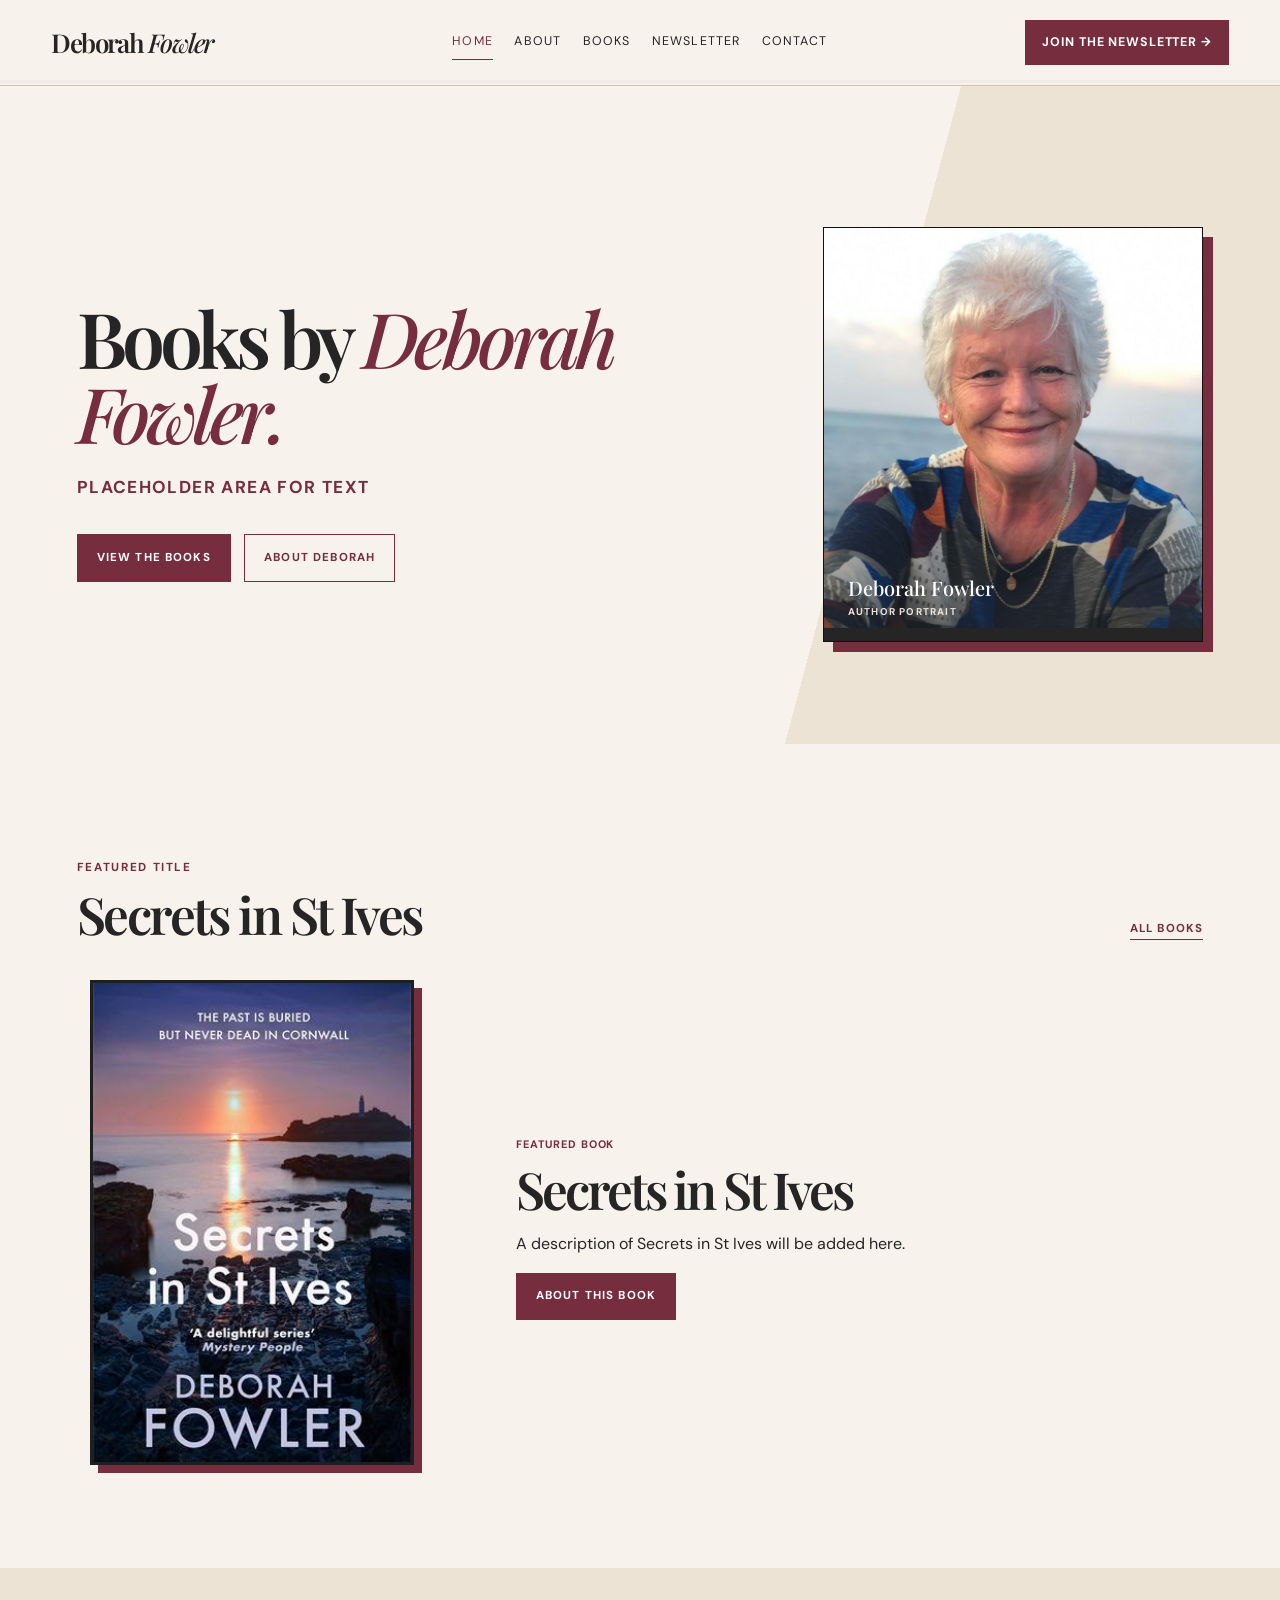
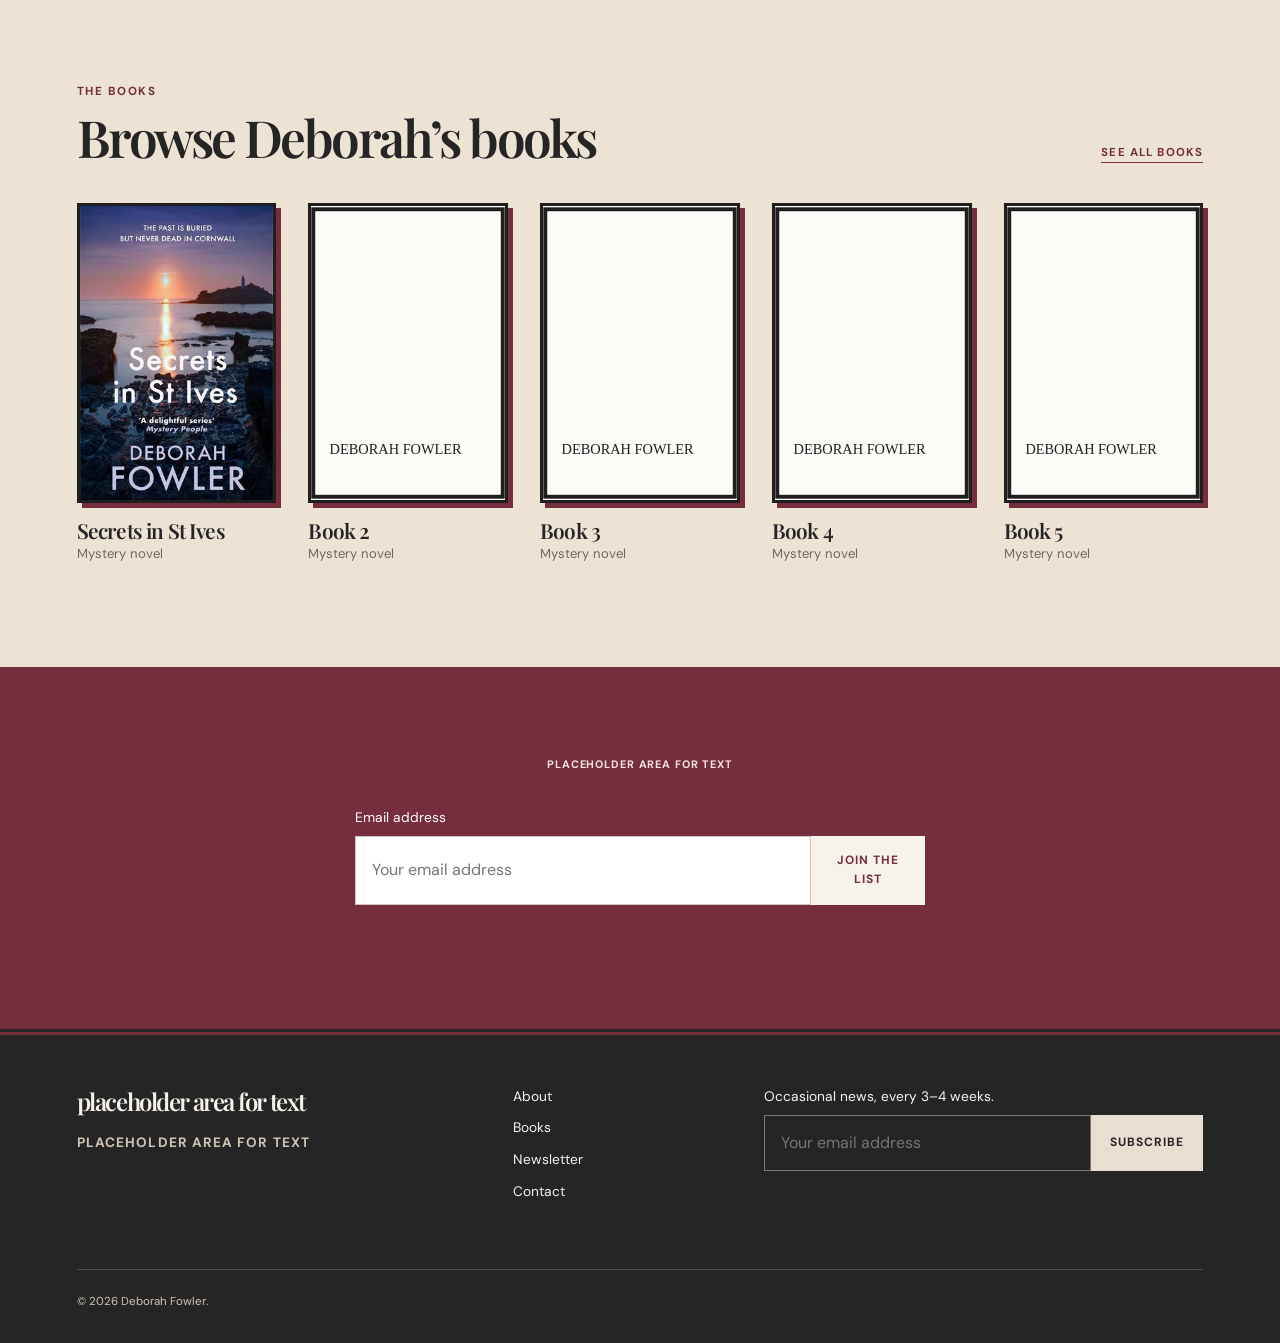
<file: index.html>
<!doctype html>
<html lang="en">
<head>
  <meta charset="UTF-8" />
  <meta name="viewport" content="width=device-width, initial-scale=1.0" />
  <meta name="description" content="Deborah Fowler — mystery novelist." />
  <meta property="og:type" content="website" />
  <meta property="og:title" content="Deborah Fowler — Mystery Novels" />
  <meta property="og:description" content="Discover the books of Deborah Fowler." />
  <meta property="og:image" content="/assets/deborah-fowler.jpg" />
  <title>Deborah Fowler — Mystery Novels</title>
  <link rel="preconnect" href="https://fonts.googleapis.com" />
  <link rel="preconnect" href="https://fonts.gstatic.com" crossorigin />
  <link href="https://fonts.googleapis.com/css2?family=DM+Sans:opsz,wght@9..40,400;9..40,500;9..40,700&family=Playfair+Display:ital,wght@0,500;0,600;0,700;1,500&display=swap" rel="stylesheet" />
  <link rel="stylesheet" href="/styles.css" />
</head>
<body>
  <a class="skip-link" href="#main">Skip to content</a>
  <header class="site-header">
    <a class="wordmark" href="/" data-route aria-label="Deborah Fowler home">Deborah <em>Fowler</em></a>
    <button class="menu-toggle" type="button" aria-expanded="false" aria-controls="site-nav"><span></span><span></span><span></span><span class="sr-only">Open menu</span></button>
    <nav id="site-nav" class="site-nav" aria-label="Main navigation">
      <a href="/" data-route>Home</a><a href="/about" data-route>About</a><a href="/books" data-route>Books</a><a href="/newsletter" data-route>Newsletter</a><a href="/contact" data-route>Contact</a>
    </nav>
    <a class="header-cta" href="/newsletter" data-route>Join the newsletter <span aria-hidden="true">→</span></a>
  </header>
  <main id="main" tabindex="-1"></main>
  <footer class="site-footer">
    <div><a class="wordmark footer-mark" href="/" data-route>placeholder area for text</a><p class="placeholder">placeholder area for text</p></div>
    <div class="footer-links"><a href="/about" data-route>About</a><a href="/books" data-route>Books</a><a href="/newsletter" data-route>Newsletter</a><a href="/contact" data-route>Contact</a></div>
    <form class="footer-form newsletter-form" data-endpoint="/api/newsletter/subscribe" novalidate>
      <label for="footer-email">Occasional news, every 3–4 weeks.</label>
      <div><input id="footer-email" name="email" type="email" autocomplete="email" placeholder="Your email address" required /><button type="submit">Subscribe</button></div>
      <p class="form-message" aria-live="polite"></p>
    </form>
    <p class="copyright">© <span id="year"></span> Deborah Fowler.</p>
  </footer>
  <script type="module" src="/js/app.js"></script>
</body>
</html>
</file>
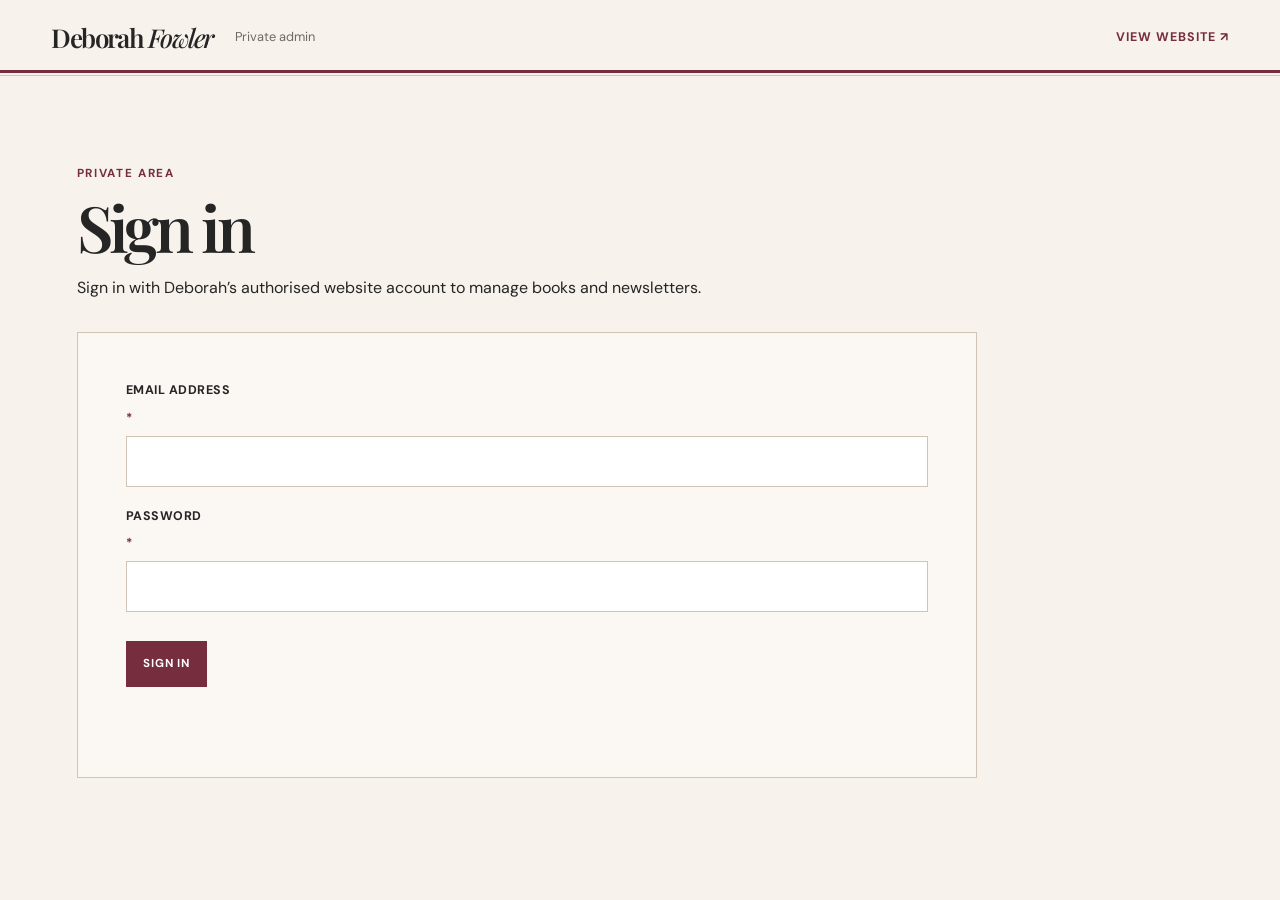
<file: admin/index.html>
<!doctype html>
<html lang="en">
<head>
  <meta charset="UTF-8" />
  <meta name="viewport" content="width=device-width, initial-scale=1.0" />
  <meta name="robots" content="noindex,nofollow" />
  <title>Admin — Deborah Fowler</title>
  <link rel="preconnect" href="https://fonts.googleapis.com" />
  <link rel="preconnect" href="https://fonts.gstatic.com" crossorigin />
  <link href="https://fonts.googleapis.com/css2?family=DM+Sans:opsz,wght@9..40,400;9..40,500;9..40,700&family=Playfair+Display:ital,wght@0,500;0,600;0,700;1,500&display=swap" rel="stylesheet" />
  <link rel="stylesheet" href="/styles.css" />
  <link rel="stylesheet" href="/admin/admin.css" />
</head>
<body class="admin-body">
  <a class="skip-link" href="#admin-main">Skip to content</a>
  <header class="admin-topbar"><a href="/admin" data-admin-route class="wordmark">Deborah <em>Fowler</em></a><p data-admin-note>Private admin</p><button class="admin-text-button" type="button" data-action="logout" hidden>Sign out</button><a href="/" class="admin-view-site">View website ↗</a></header>
  <div class="admin-layout">
    <nav class="admin-nav" aria-label="Admin navigation"><a href="/admin" data-admin-route>Dashboard</a><a href="/admin/books" data-admin-route>Books</a><a href="/admin/newsletter" data-admin-route>Newsletter</a><a href="/admin/website" data-admin-route>Website</a></nav>
    <main id="admin-main" tabindex="-1"></main>
  </div>
  <dialog id="delete-dialog" class="delete-dialog"><form method="dialog"><p class="eyebrow">Delete book</p><h2 id="delete-title">Delete this book?</h2><p>This permanently removes the book from the database and cannot be undone.</p><div class="admin-form-actions"><button value="cancel" class="admin-button admin-button-secondary">Cancel</button><button value="confirm" class="admin-button admin-button-danger">Delete book</button></div></form></dialog>
  <dialog id="newsletter-send-dialog" class="delete-dialog"><form method="dialog"><p class="eyebrow">Send newsletter</p><h2>Send this email to all subscribers?</h2><p>This sends the saved draft through Brevo immediately and cannot be undone.</p><div class="admin-form-actions"><button value="cancel" class="admin-button admin-button-secondary">Cancel</button><button value="confirm" class="admin-button admin-button-danger">Send newsletter</button></div></form></dialog>
  <script type="module" src="/admin/admin.js"></script>
</body>
</html>
</file>
<file: styles.css>
:root {
  --paper: #f7f3ec;
  --paper-deep: #ece3d5;
  --ink: #262526;
  --muted: #6e6964;
  --wine: #762d3d;
  --wine-dark: #55202d;
  --line: #cfc4b5;
  --serif: "Playfair Display", Georgia, serif;
  --sans: "DM Sans", Arial, sans-serif;
}

* { box-sizing: border-box; }
html { scroll-behavior: smooth; }
body { margin: 0; color: var(--ink); background: var(--paper); font: 400 16px/1.6 var(--sans); }
a { color: inherit; text-decoration: none; }
button, input, textarea { font: inherit; }
button { cursor: pointer; }
button:disabled { cursor: wait; opacity: .72; }
:focus-visible { outline: 3px solid var(--wine); outline-offset: 3px; }
.sr-only { position: absolute; width: 1px; height: 1px; padding: 0; margin: -1px; overflow: hidden; clip: rect(0, 0, 0, 0); white-space: nowrap; border: 0; }
.skip-link { position: absolute; top: -4rem; left: 1rem; z-index: 10; padding: .7rem 1rem; color: white; background: var(--ink); }
.skip-link:focus { top: 1rem; }

/* Shared navigation */
.site-header { position: sticky; top: 0; z-index: 5; display: grid; grid-template-columns: 1fr auto 1fr; align-items: center; gap: 2rem; min-height: 86px; padding: 1.2rem max(4vw, 1.5rem); border-bottom: 1px solid var(--line); background: rgba(247, 243, 236, .96); }
.wordmark { font: 600 1.62rem var(--serif); letter-spacing: -.06em; white-space: nowrap; }
.wordmark em { font-weight: 500; }
.site-nav { display: flex; gap: 1.35rem; font-size: .78rem; letter-spacing: .09em; text-transform: uppercase; }
.site-nav a { padding: .45rem 0; border-bottom: 1px solid transparent; }
.site-nav a:hover, .site-nav a.active { color: var(--wine); border-color: var(--wine); }
.header-cta, .button { display: inline-block; border: 1px solid var(--wine); background: var(--wine); color: white; font-size: .72rem; font-weight: 700; letter-spacing: .1em; text-transform: uppercase; }
.header-cta { justify-self: end; padding: .72rem 1rem; font-size: .78rem; letter-spacing: .07em; }
.header-cta:hover, .button:hover { border-color: var(--wine-dark); background: var(--wine-dark); }
.button { padding: .85rem 1.18rem; }
.button-outline { background: transparent; color: var(--wine); }
.button-outline:hover { color: white; }
.menu-toggle { display: none; padding: 8px; border: 0; background: none; }
.menu-toggle span:not(.sr-only) { display: block; width: 25px; margin: 5px; border-top: 1px solid var(--ink); }

/* Page layout */
.page { min-height: 72vh; }
.section { padding: clamp(4rem, 8vw, 7rem) max(6vw, 1.5rem); }
.section-tint { background: var(--paper-deep); }
.eyebrow, .placeholder { color: var(--wine); font-size: .73rem; font-weight: 700; letter-spacing: .14em; text-transform: uppercase; }
.placeholder { font-size: .68rem; letter-spacing: .08em; }
.section-heading { display: flex; align-items: end; justify-content: space-between; gap: 1rem; margin-bottom: 2.5rem; }
.section-heading h2 { margin: .35rem 0 0; font: 600 clamp(2.2rem, 4vw, 4rem)/1 var(--serif); letter-spacing: -.05em; }
.text-link { color: var(--wine); border-bottom: 1px solid var(--wine); font-size: .72rem; font-weight: 700; letter-spacing: .1em; text-transform: uppercase; }
.page-intro { max-width: 800px; padding: clamp(4rem, 9vw, 8rem) max(6vw, 1.5rem) 3rem; }
.page-intro h1, .hero h1 { margin: .8rem 0 1.5rem; font: 600 clamp(3.1rem, 6vw, 6.2rem)/.98 var(--serif); letter-spacing: -.065em; }
.page-intro p:last-child { max-width: 42rem; font-size: 1.1rem; }
.hero { display: grid; grid-template-columns: minmax(0, 1.1fr) minmax(280px, .65fr); align-items: center; gap: clamp(2rem, 8vw, 10rem); padding: clamp(4rem, 11vw, 9rem) max(6vw, 1.5rem) clamp(4rem, 8vw, 7rem); background: linear-gradient(105deg, var(--paper) 0 66%, var(--paper-deep) 66%); }
.hero h1 em { color: var(--wine); font-weight: 500; }
.hero-copy { max-width: 39rem; font-size: 1.08rem; }
.hero-actions { display: flex; flex-wrap: wrap; gap: .85rem; margin-top: 2rem; }

/* Author photography */
.author-photo { margin: 0; overflow: hidden; border: 1px solid #111; background: var(--ink); }
.author-photo img { display: block; width: 100%; height: 100%; object-fit: cover; object-position: center 26%; }
.hero-photo { position: relative; min-height: 415px; box-shadow: 10px 10px 0 var(--wine); }
.hero-photo::after { position: absolute; inset: 0; pointer-events: none; content: ""; background: linear-gradient(180deg, transparent 55%, rgba(38, 37, 38, .65)); }
.hero-photo figcaption { position: absolute; z-index: 1; bottom: 1.4rem; left: 1.5rem; color: #fff; font: 500 1.25rem var(--serif); }
.hero-photo figcaption span { display: block; margin-top: .25rem; color: #eee1d6; font: 700 .62rem var(--sans); letter-spacing: .12em; text-transform: uppercase; }
.about-grid { display: grid; grid-template-columns: .75fr 1.25fr; align-items: start; gap: clamp(2rem, 8vw, 8rem); }
.about-photo { min-height: 390px; box-shadow: 8px 8px 0 var(--wine); }
.prose { max-width: 44rem; }
.prose h2 { font: 600 2.4rem/1 var(--serif); letter-spacing: -.05em; }
.prose p { font-size: 1.05rem; }

/* Book catalogue */
.feature-book { display: grid; grid-template-columns: minmax(220px, .48fr) minmax(0, 1fr); align-items: center; gap: clamp(2rem, 8vw, 9rem); max-width: 1100px; margin: auto; }
.feature-book h2 { margin: .5rem 0 1rem; font: 600 clamp(2.4rem, 4vw, 4.6rem)/1 var(--serif); letter-spacing: -.06em; }
.feature-book p:not(.placeholder) { max-width: 38rem; }
.book-grid { display: grid; grid-template-columns: repeat(5, 1fr); gap: clamp(1.4rem, 2.5vw, 2.5rem); }
.book-card { min-width: 0; }
.book-link { display: block; }
.book-cover { aspect-ratio: 2 / 3; min-height: 260px; overflow: hidden; border: 3px solid #201f20; background: #fcfbf8; box-shadow: 8px 8px 0 var(--wine); }
.book-cover img { display: block; width: 100%; height: 100%; object-fit: cover; }
.book-card .book-cover { min-height: auto; box-shadow: 5px 5px 0 var(--wine); transition: transform .2s; }
.book-card:hover .book-cover, .book-card:focus-within .book-cover { transform: translate(-3px, -3px); }
.book-title { margin: 1rem 0 .1rem; font: 600 1.3rem/1.1 var(--serif); letter-spacing: -.04em; }
.book-description { margin: 0; color: var(--muted); font-size: .82rem; }
.book-detail { display: grid; grid-template-columns: minmax(220px, .43fr) minmax(0, 1fr); gap: clamp(2.5rem, 9vw, 10rem); max-width: 1000px; margin: 2.5rem auto 0; }
.book-detail .book-cover { min-height: 390px; }
.book-detail h1 { margin: .5rem 0 1rem; font: 600 clamp(3rem, 6vw, 5.4rem)/.95 var(--serif); letter-spacing: -.07em; }
.book-meta, .buy-placeholder { color: var(--muted); font-size: .82rem; }
.extract { margin: 2rem 0; padding: .7rem 0 .7rem 1.4rem; border-left: 2px solid var(--wine); font: 500 1.3rem/1.6 var(--serif); }
.purchase-links { display: flex; flex-wrap: wrap; gap: .75rem; margin-top: 1.5rem; }

/* Forms */
.newsletter-panel { padding: clamp(3rem, 7vw, 6rem) 1.5rem; color: white; background: var(--wine); text-align: center; }
.newsletter-panel h2 { margin: .5rem 0 1rem; font: 500 clamp(2.4rem, 5vw, 5rem)/1 var(--serif); letter-spacing: -.06em; }
.newsletter-panel > p { max-width: 36rem; margin: 0 auto 2rem; color: #f4e6df; }
.newsletter-form { max-width: 570px; margin: auto; }
.newsletter-form label { display: block; margin-bottom: .5rem; text-align: left; font-size: .86rem; }
.newsletter-form div { display: flex; }
.newsletter-form input, .contact-form input, .contact-form textarea { width: 100%; padding: .9rem 1rem; border: 1px solid var(--line); border-radius: 0; background: #fff; color: var(--ink); }
.newsletter-form button { padding: .9rem 1.2rem; border: 1px solid var(--ink); background: var(--ink); color: white; font-size: .75rem; font-weight: 700; letter-spacing: .08em; text-transform: uppercase; }
.newsletter-panel .newsletter-form button { border-color: var(--paper); background: var(--paper); color: var(--wine); }
.form-message { min-height: 1.5rem; margin: .65rem 0 0; text-align: left; font-size: .84rem; }
.form-confirmation { max-width: 700px; padding: .85rem 1rem; border: 1px solid #8aa995; background: #edf5ef; color: #235c3d; font-weight: 700; }
.newsletter-panel .form-message { color: #fff; }
form[data-state="error"] .form-message { color: #b52235; }
.newsletter-panel[data-state="error"] .form-message { color: #ffe5e9; }
form[data-state="success"] .form-message { color: #236b45; }
.newsletter-panel form[data-state="success"] .form-message { color: #fff; }
.contact-layout { display: grid; grid-template-columns: .75fr 1.25fr; gap: clamp(2rem, 9vw, 10rem); max-width: 1050px; margin: auto; }
.contact-layout h1 { margin: .5rem 0 1rem; font: 600 clamp(3rem, 6vw, 5rem)/.98 var(--serif); letter-spacing: -.065em; }
.contact-form { display: grid; gap: 1.1rem; }
.contact-form label { display: grid; gap: .45rem; font-size: .82rem; font-weight: 700; letter-spacing: .04em; text-transform: uppercase; }
.contact-form textarea { min-height: 160px; resize: vertical; }
.contact-form button { justify-self: start; }
.privacy-note { color: var(--muted); font-size: .82rem; }

/* Footer */
.site-footer { display: grid; grid-template-columns: 1.15fr .6fr 1.3fr; gap: 3rem; padding: 3.5rem max(6vw, 1.5rem) 2rem; color: #f7f3ec; background: var(--ink); }
.footer-mark { font-size: 1.5rem; }
.site-footer p { color: #cfc4b5; font-size: .85rem; }
.footer-links { display: grid; gap: .4rem; font-size: .86rem; }
.footer-links a:hover { color: #e4a5b2; }
.footer-form { max-width: none; margin: 0; }
.footer-form div { display: flex; }
.footer-form input { border: 1px solid #817971; background: transparent; color: #fff; }
.footer-form button { border: 0; background: #e8ded2; color: var(--ink); }
.copyright { grid-column: 1 / -1; margin: 1rem 0 0; padding-top: 1.4rem; border-top: 1px solid #524e4b; font-size: .72rem !important; }

@media (max-width: 900px) {
  .site-header { grid-template-columns: 1fr auto; gap: 1rem; }
  .menu-toggle { display: block; order: 2; }
  .header-cta { display: none; }
  .site-nav { display: none; grid-row: 2; grid-column: 1 / -1; flex-direction: column; gap: 0; padding: .8rem 0 0; }
  .site-nav.open { display: flex; }
  .hero, .feature-book, .about-grid, .book-detail, .contact-layout { grid-template-columns: 1fr; }
  .hero { background: var(--paper); }
  .hero-photo { min-height: 350px; max-width: 500px; }
  .about-photo { max-width: 430px; }
  .book-grid { grid-template-columns: repeat(3, 1fr); }
  .site-footer { grid-template-columns: 1fr 1fr; }
  .footer-form { grid-column: 1 / -1; }
  .book-detail .book-cover { max-width: 330px; }
}

@media (max-width: 560px) {
  .site-header { min-height: 70px; padding: 1rem 1.25rem; }
  .wordmark { font-size: 1.38rem; }
  .hero h1, .page-intro h1 { font-size: 3.25rem; }
  .section, .page-intro { padding-right: 1.25rem; padding-left: 1.25rem; }
  .section-heading { flex-direction: column; align-items: start; }
  .book-grid { grid-template-columns: repeat(2, 1fr); gap: 1.6rem 1.1rem; }
  .book-cover { min-height: 0; border-width: 2px; }
  .feature-book h2 { font-size: 3rem; }
  .site-footer { grid-template-columns: 1fr; gap: 2rem; padding: 3rem 1.25rem 1.5rem; }
  .footer-form { grid-column: auto; }
  .newsletter-form div { display: block; }
  .newsletter-form button { width: 100%; margin-top: .5rem; }
  .footer-form div { display: flex; }
  .footer-form button { width: auto; margin: 0; padding: .9rem .7rem; font-size: .64rem; }
  .footer-form input { min-width: 0; }
}
</file>
<file: admin/admin.css>
.admin-body { min-height: 100vh; background: var(--paper); }
.admin-body:not(.admin-authenticated) .admin-nav { display: none; }
.admin-body:not(.admin-authenticated) .admin-layout { grid-template-columns: 1fr; }
.admin-login { max-width: 520px; }
.admin-login .admin-form { margin-top: 2rem; }
.admin-topbar { display: flex; align-items: center; gap: 1.4rem; min-height: 76px; padding: 1rem max(4vw, 1.5rem); border-bottom: 1px solid var(--line); background: var(--paper); }
.admin-topbar p { margin: 0; color: var(--muted); font-size: .8rem; }
.admin-topbar p span { margin-left: .4rem; color: var(--wine); font-weight: 700; letter-spacing: .06em; text-transform: uppercase; }
.admin-view-site { margin-left: auto; color: var(--wine); font-size: .78rem; font-weight: 700; letter-spacing: .08em; text-transform: uppercase; }
.admin-layout { display: grid; grid-template-columns: 220px minmax(0, 1fr); min-height: calc(100vh - 76px); }
.admin-nav { padding: 2rem 1.5rem; border-right: 1px solid var(--line); background: var(--paper-deep); }
.admin-nav a { display: block; padding: .7rem .8rem; border-left: 2px solid transparent; font-size: .84rem; }
.admin-nav a:hover, .admin-nav a.active { border-color: var(--wine); color: var(--wine); background: rgba(255, 255, 255, .38); }
.admin-page { max-width: 1180px; padding: clamp(2.5rem, 6vw, 5rem); }
.admin-page h1 { margin: .45rem 0 1rem; font: 600 clamp(2.8rem, 5vw, 4.6rem)/1 var(--serif); letter-spacing: -.065em; }
.admin-page h2 { font: 600 2rem/1.1 var(--serif); letter-spacing: -.05em; }
.admin-intro { max-width: 650px; font-size: 1.05rem; }
.admin-page-heading { display: flex; align-items: end; justify-content: space-between; gap: 1rem; margin-bottom: 2rem; }
.admin-page-heading p { margin-bottom: 0; color: var(--muted); }
.admin-button { display: inline-block; padding: .8rem 1rem; border: 1px solid var(--wine); background: var(--wine); color: #fff; font-size: .72rem; font-weight: 700; letter-spacing: .08em; text-transform: uppercase; }
.admin-button:hover { border-color: var(--wine-dark); background: var(--wine-dark); }
.admin-button-secondary { background: transparent; color: var(--wine); }
.admin-button-secondary:hover { color: #fff; }
.admin-button-danger { border-color: #9f2e32; background: #9f2e32; }
.admin-button-disabled { color: #fff; background: #837c76; border-color: #837c76; }
.admin-stat-row { display: grid; grid-template-columns: repeat(3, minmax(0, 1fr)); max-width: 720px; margin: 2.6rem 0; border: 1px solid var(--line); }
.admin-stat-row div { display: grid; gap: .2rem; padding: 1.3rem; border-right: 1px solid var(--line); }
.admin-stat-row div:last-child { border: 0; }
.admin-stat-row strong { color: var(--wine); font: 600 2.6rem/1 var(--serif); }
.admin-stat-row span { color: var(--muted); font-size: .76rem; }
.integration-summary { max-width: 720px; margin: 0 0 2.6rem; padding: 1.3rem; border: 1px solid var(--line); background: #fbf8f3; }
.integration-summary h2 { margin: 0 0 .8rem; }
.integration-summary p { display: flex; justify-content: space-between; gap: 1rem; margin: .4rem 0; }
.integration-summary small { display: block; margin-top: .9rem; color: var(--muted); }
.integration-state { font-weight: 700; color: #8a2437; }
.integration-state[data-ready="true"] { color: #236b45; }
.admin-action-grid { display: grid; grid-template-columns: repeat(3, minmax(0, 1fr)); gap: 1.2rem; }
.admin-action-grid article { display: flex; flex-direction: column; align-items: start; min-height: 255px; padding: 1.7rem; border: 1px solid var(--line); background: #fbf8f3; }
.admin-action-grid h2 { margin: .45rem 0 .85rem; }
.admin-action-grid .admin-button { margin-top: auto; }

.admin-book-list { border-top: 1px solid var(--line); }
.admin-book-list-head, .admin-book-row { display: grid; grid-template-columns: 70px minmax(180px, 1fr) 130px 90px 120px; align-items: center; gap: 1.2rem; }
.admin-book-list-head { padding: .75rem 0; color: var(--muted); font-size: .68rem; font-weight: 700; letter-spacing: .08em; text-transform: uppercase; }
.admin-book-row { min-height: 104px; padding: .8rem 0; border-top: 1px solid var(--line); }
.admin-cover { width: 54px; height: 78px; overflow: hidden; border: 1px solid var(--ink); background: #fff; }
.admin-cover img { display: block; width: 100%; height: 100%; object-fit: cover; }
.admin-book-row h3 { margin: 0; font: 600 1.35rem/1.05 var(--serif); }
.admin-book-row p { margin: .25rem 0 0; color: var(--muted); font-size: .82rem; }
.admin-row-actions { display: flex; gap: .8rem; }
.admin-text-button { padding: 0; border: 0; border-bottom: 1px solid var(--wine); background: none; color: var(--wine); font-size: .75rem; font-weight: 700; letter-spacing: .04em; }
.admin-delete-link { color: #9f2e32; border-color: #9f2e32; }

.admin-form { max-width: 900px; padding: clamp(1.5rem, 4vw, 3rem); border: 1px solid var(--line); background: #fbf8f3; }
.admin-form-grid { display: grid; grid-template-columns: repeat(2, minmax(0, 1fr)); gap: 1.2rem; }
.admin-field { display: grid; gap: .45rem; margin-bottom: 1.2rem; color: var(--ink); font-size: .78rem; font-weight: 700; letter-spacing: .04em; text-transform: uppercase; }
.admin-field span { color: var(--wine); }
.admin-field input, .admin-field textarea { width: 100%; padding: .8rem .9rem; border: 1px solid var(--line); border-radius: 0; background: #fff; color: var(--ink); font: 400 1rem/1.5 var(--sans); letter-spacing: normal; text-transform: none; }
.admin-field textarea { resize: vertical; }
.admin-field small { color: var(--muted); font-size: .72rem; font-weight: 400; letter-spacing: normal; text-transform: none; }
.admin-field-wide { margin-top: .4rem; }
.admin-image-field { display: grid; grid-template-columns: 150px 1fr; align-items: center; gap: 1.4rem; margin: 1.6rem 0; padding: 1.2rem 0; border-top: 1px solid var(--line); border-bottom: 1px solid var(--line); }
.admin-image-preview { width: 120px; aspect-ratio: 2 / 3; overflow: hidden; border: 2px solid var(--ink); background: #fff; }
.admin-image-preview img { display: block; width: 100%; height: 100%; object-fit: cover; }
.admin-author-preview { aspect-ratio: 1 / 1; }
.admin-purchase-links { margin: 1.8rem 0; padding: 1.2rem 0 0; border: 0; border-top: 1px solid var(--line); }
.admin-purchase-links legend { padding: 0; font-size: .78rem; font-weight: 700; letter-spacing: .04em; text-transform: uppercase; }
.admin-purchase-links legend span { color: var(--muted); font-weight: 400; text-transform: none; }
.admin-check { display: flex; gap: .6rem; align-items: center; margin: 1.2rem 0; font-size: .9rem; }
.admin-check input { width: 18px; height: 18px; accent-color: var(--wine); }
.admin-form-actions { display: flex; flex-wrap: wrap; gap: .75rem; align-items: center; margin-top: 1.8rem; }
.admin-status { min-height: 1.6rem; margin: 1rem 0 0; font-size: .88rem; }
.admin-status[data-type="error"] { color: #a8192e; }
.admin-status[data-type="notice"] { color: var(--wine); }

.newsletter-draft-list { max-width: 780px; border-top: 1px solid var(--line); }
.newsletter-draft-list article { padding: 1.6rem 0; border-bottom: 1px solid var(--line); }
.newsletter-draft-list h2 { margin: .35rem 0 .55rem; }
.newsletter-draft-list p:not(.eyebrow) { margin: 0 0 1rem; color: var(--muted); }
.newsletter-preview { margin-top: 2rem; padding-top: 1.8rem; border-top: 1px solid var(--line); }
.newsletter-preview > div { max-width: 640px; padding: clamp(1.5rem, 5vw, 3rem); background: var(--paper); border: 1px solid var(--line); }
.newsletter-preview .wordmark { margin: 0; }
.newsletter-preview h2 { margin-top: 2rem; }
.newsletter-preview [data-preview-content] { white-space: pre-wrap; }

.delete-dialog { width: min(94vw, 500px); padding: 0; border: 1px solid var(--ink); background: var(--paper); color: var(--ink); }
.delete-dialog::backdrop { background: rgba(38, 37, 38, .45); }
.delete-dialog form { padding: 2rem; }
.delete-dialog h2 { margin: .35rem 0 1rem; font: 600 2rem/1 var(--serif); letter-spacing: -.05em; }

@media (max-width: 860px) {
  .admin-layout { grid-template-columns: 1fr; }
  .admin-nav { display: flex; gap: .2rem; overflow-x: auto; padding: .75rem 1.25rem; border-right: 0; border-bottom: 1px solid var(--line); }
  .admin-nav a { flex: 0 0 auto; border-bottom: 2px solid transparent; border-left: 0; }
  .admin-nav a:hover, .admin-nav a.active { border-bottom-color: var(--wine); }
  .admin-action-grid { grid-template-columns: 1fr; max-width: 620px; }
  .admin-action-grid article { min-height: 0; gap: .8rem; }
  .admin-action-grid .admin-button { margin-top: 0; }
  .admin-book-list-head { display: none; }
  .admin-book-row { grid-template-columns: 60px 1fr auto; gap: 1rem; padding: 1rem 0; }
  .admin-row-date, .admin-row-feature { display: none; }
  .admin-row-actions { grid-column: 2 / -1; }
}

@media (max-width: 560px) {
  .admin-topbar { flex-wrap: wrap; gap: .55rem 1rem; min-height: 0; padding: 1rem 1.25rem; }
  .admin-topbar p { order: 3; width: 100%; }
  .admin-page { padding: 2.4rem 1.25rem; }
  .admin-page-heading { align-items: start; flex-direction: column; }
  .admin-stat-row { grid-template-columns: 1fr; }
  .admin-stat-row div { border-right: 0; border-bottom: 1px solid var(--line); }
  .admin-stat-row div:last-child { border-bottom: 0; }
  .admin-form { padding: 1.25rem; }
  .admin-form-grid { grid-template-columns: 1fr; }
  .admin-image-field { grid-template-columns: 1fr; }
  .admin-image-preview { width: 110px; }
  .admin-form-actions { align-items: stretch; flex-direction: column; }
  .admin-form-actions .admin-button { text-align: center; }
}
</file>
